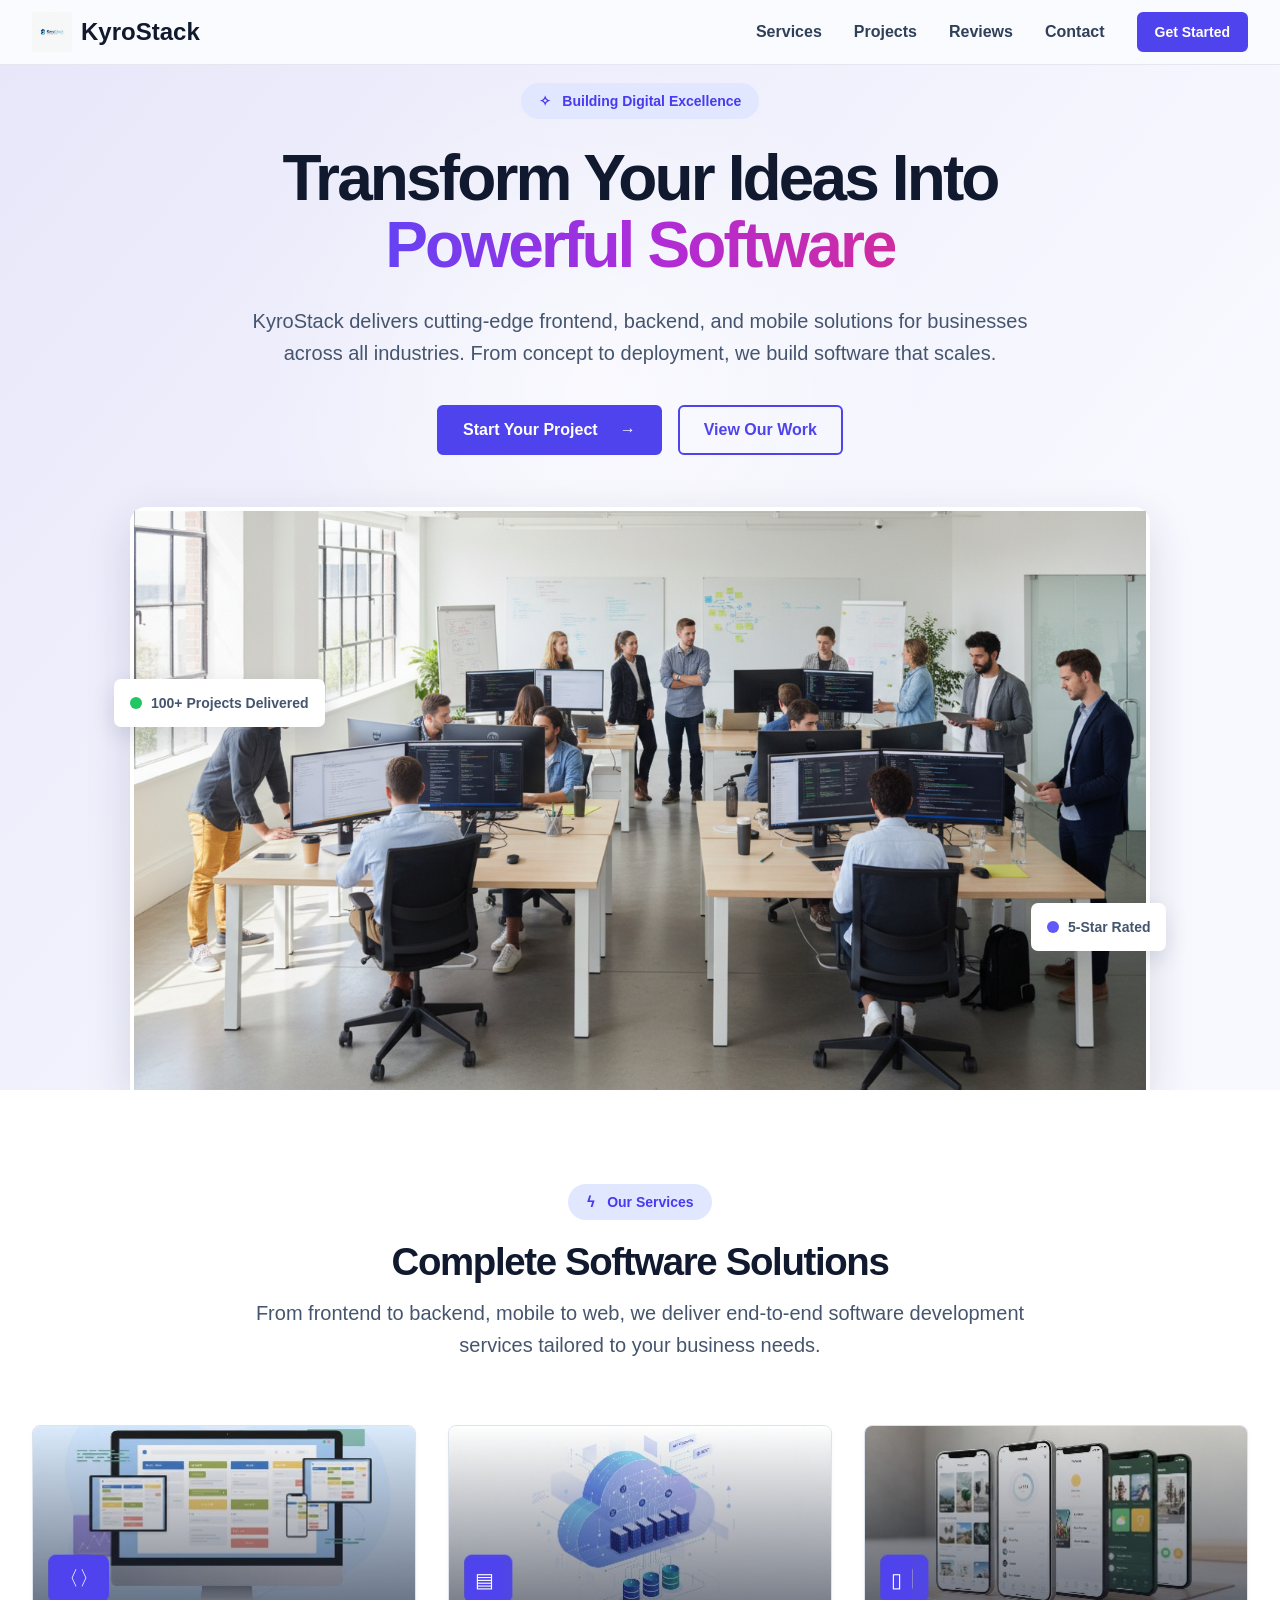
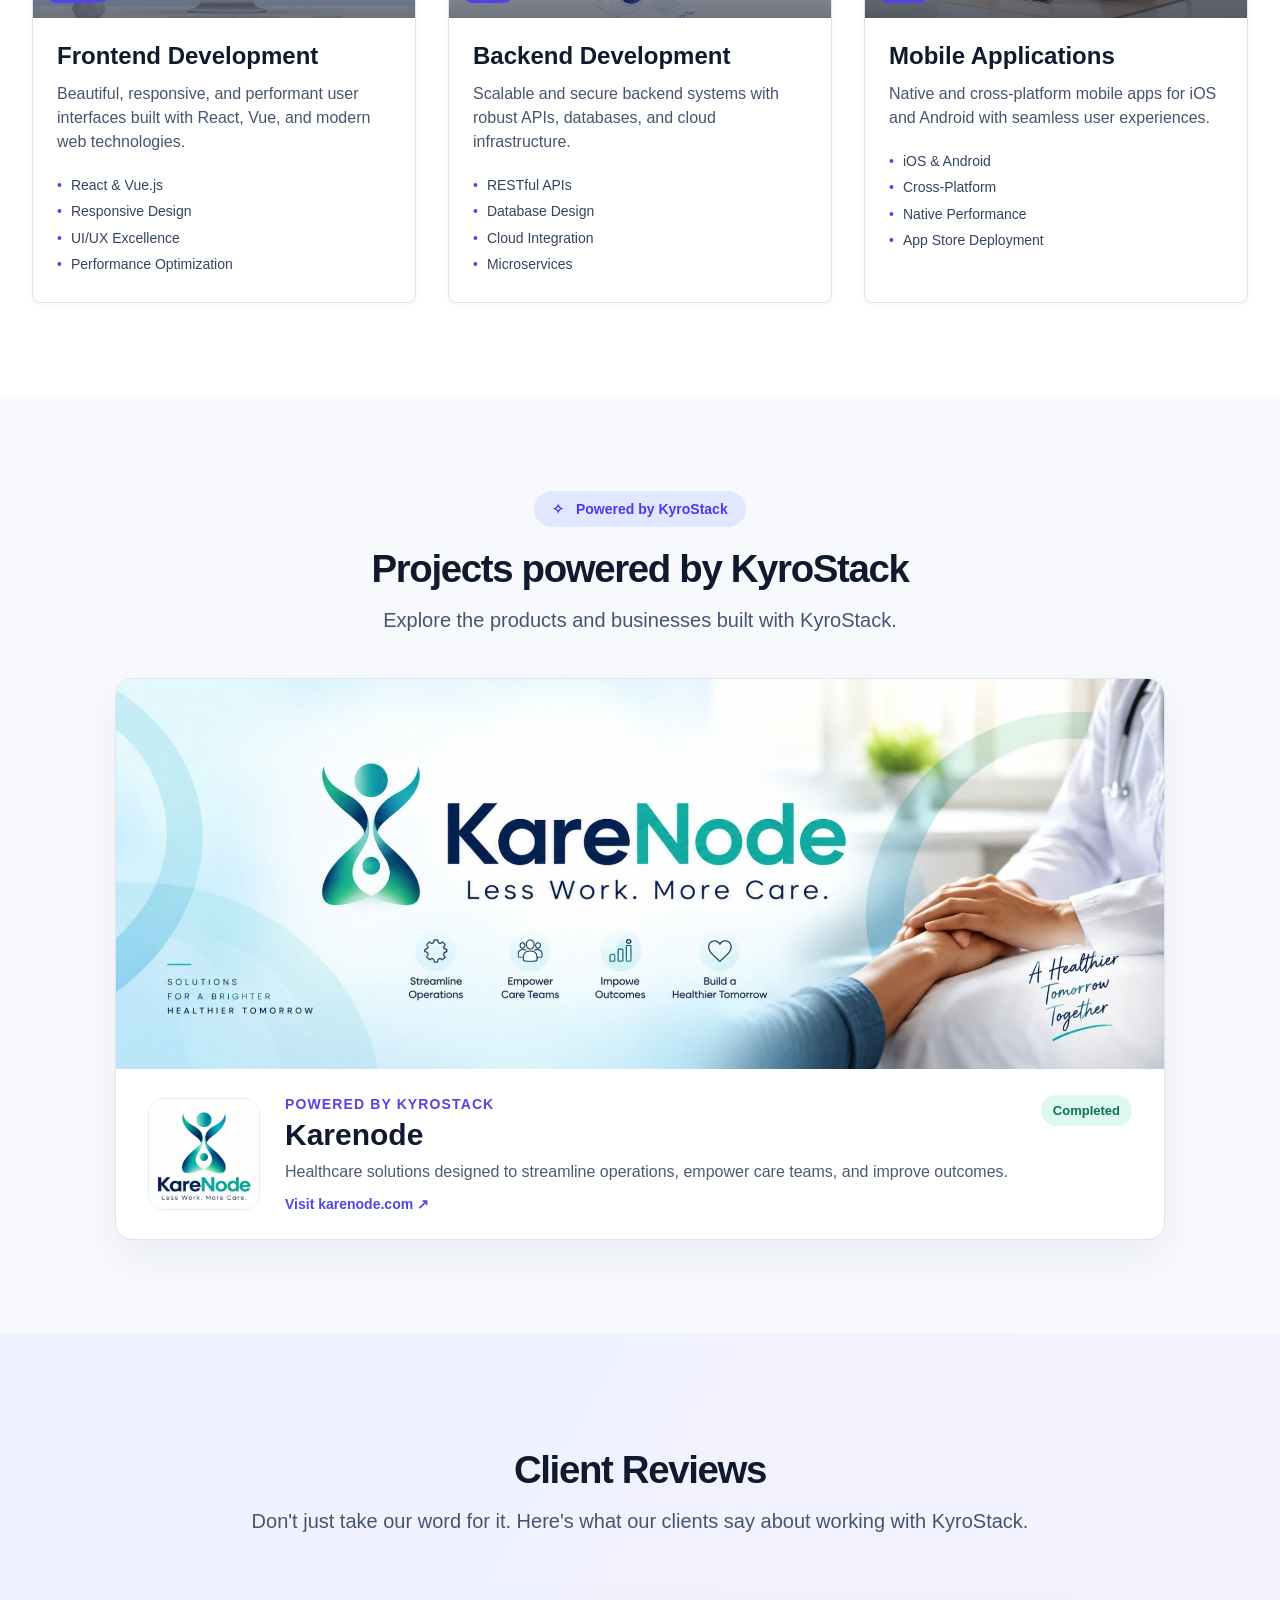
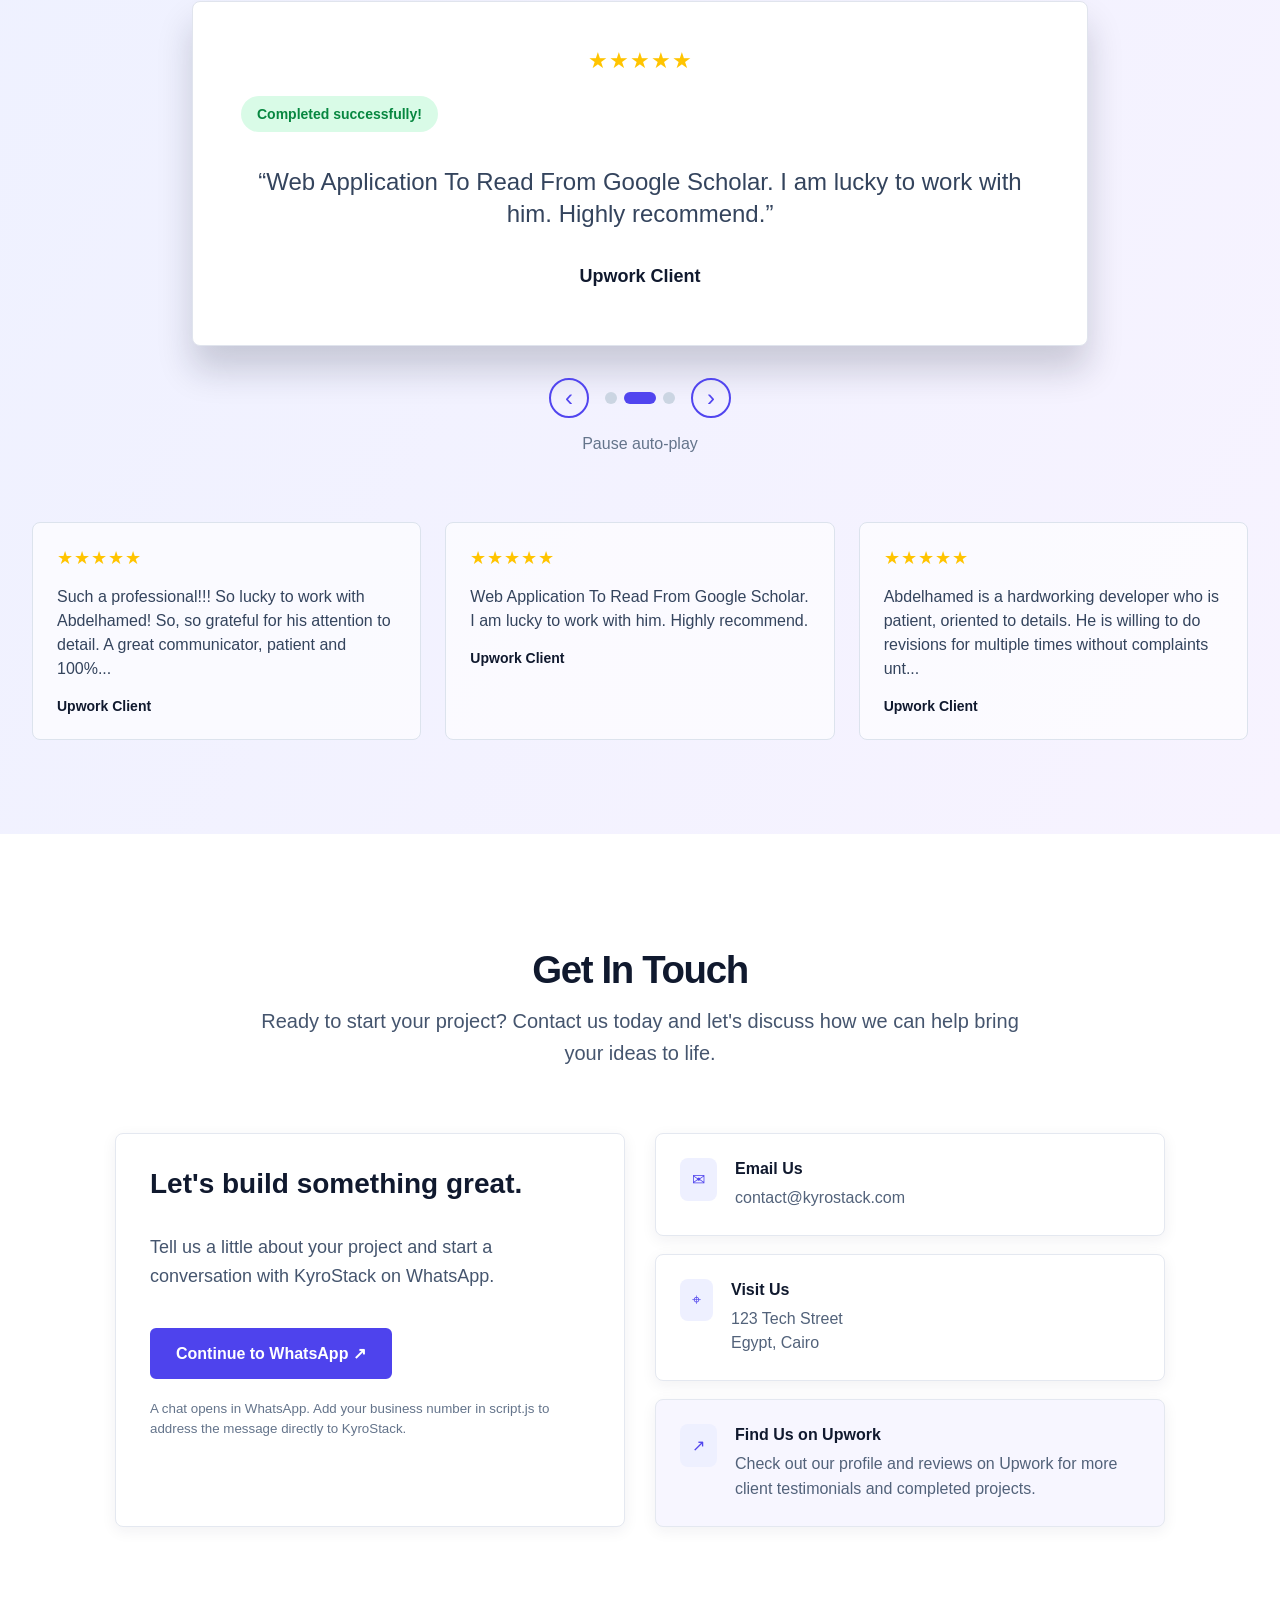
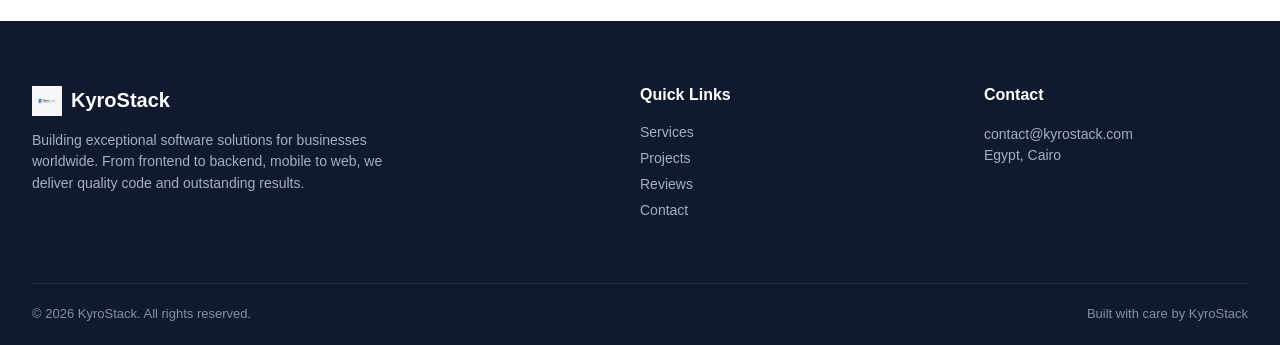
<file: index.html>
<!doctype html>
<html lang="en">
  <head>
    <meta charset="utf-8">
    <meta name="viewport" content="width=device-width,initial-scale=1">
    <meta name="description" content="KyroStack builds frontend, backend, and mobile software for growing businesses.">
    <title>KyroStack — Professional Software Solutions</title>
    <link rel="icon" href="assets/kyrostack-logo.png">
    <link rel="stylesheet" href="styles.css">
    <script src="script.js" defer></script>
  </head>
  <body>
    <header class="site-header">
      <div class="container nav-wrap">
        <a class="brand" href="#home" aria-label="KyroStack home"><img src="assets/kyrostack-logo.png" alt=""><strong>KyroStack</strong></a>
        <button class="menu-toggle" type="button" aria-label="Open menu" aria-expanded="false" aria-controls="navigation"><span></span><span></span><span></span></button>
        <nav id="navigation" aria-label="Main navigation">
          <a href="#services">Services</a>
          <a href="#projects">Projects</a>
          <a href="#reviews">Reviews</a>
          <a href="#contact">Contact</a>
          <a class="button nav-cta" href="#contact">Get Started</a>
        </nav>
      </div>
    </header>
    <main>
      <section id="home" class="hero">
        <div class="container hero-inner">
          <span class="eyebrow">✧ &nbsp; Building Digital Excellence</span>
          <h1>Transform Your Ideas Into<br><span>Powerful Software</span></h1>
          <p>KyroStack delivers cutting-edge frontend, backend, and mobile solutions for businesses across all industries. From concept to deployment, we build software that scales.</p>
          <div class="hero-actions">
            <a class="button" href="#contact">Start Your Project <span aria-hidden="true">→</span></a>
            <a class="button button-outline" href="#projects">View Our Work</a>
          </div>
          <div class="hero-photo">
            <img src="assets/portfolio-home-page-image.png" alt="Software team working together in an office">
            <span class="photo-badge left"><span class="badge-dot green" aria-hidden="true"></span>100+ Projects Delivered</span>
            <span class="photo-badge right"><span class="badge-dot purple" aria-hidden="true"></span>5-Star Rated</span>
          </div>
        </div>
      </section>
      <section id="services" class="section services">
        <div class="container">
          <div class="section-head">
            <span class="eyebrow">ϟ &nbsp; Our Services</span>
            <h2>Complete Software Solutions</h2>
            <p>From frontend to backend, mobile to web, we deliver end-to-end software development services tailored to your business needs.</p>
          </div>
          <div class="service-grid">
            <article class="service-card">
              <div class="service-image">
                <img src="assets/frontend.jpg" alt="Responsive web application interfaces">
                <span class="service-icon">〈〉</span>
              </div>
              <div class="service-copy">
                <h3>Frontend Development</h3>
                <p>Beautiful, responsive, and performant user interfaces built with React, Vue, and modern web technologies.</p>
                <ul>
                  <li>React &amp; Vue.js</li>
                  <li>Responsive Design</li>
                  <li>UI/UX Excellence</li>
                  <li>Performance Optimization</li>
                </ul>
              </div>
            </article>
            <article class="service-card">
              <div class="service-image">
                <img src="assets/backend.jpg" alt="Cloud backend and database systems">
                <span class="service-icon">▤</span>
              </div>
              <div class="service-copy">
                <h3>Backend Development</h3>
                <p>Scalable and secure backend systems with robust APIs, databases, and cloud infrastructure.</p>
                <ul>
                  <li>RESTful APIs</li>
                  <li>Database Design</li>
                  <li>Cloud Integration</li>
                  <li>Microservices</li>
                </ul>
              </div>
            </article>
            <article class="service-card">
              <div class="service-image">
                <img src="assets/mobile.jpg" alt="Mobile application screens">
                <span class="service-icon">▯</span>
              </div>
              <div class="service-copy">
                <h3>Mobile Applications</h3>
                <p>Native and cross-platform mobile apps for iOS and Android with seamless user experiences.</p>
                <ul>
                  <li>iOS &amp; Android</li>
                  <li>Cross-Platform</li>
                  <li>Native Performance</li>
                  <li>App Store Deployment</li>
                </ul>
              </div>
            </article>
          </div>
        </div>
      </section>
      <section id="projects" class="section projects">
        <div class="container">
          <div class="section-head">
            <span class="eyebrow">✧ &nbsp; Powered by KyroStack</span>
            <h2>Projects powered by KyroStack</h2>
            <p>Explore the products and businesses built with KyroStack.</p>
          </div>
          <article class="project-card karenode-card">
            <div class="project-cover">
              <img src="assets/karenode-cover.jpg" alt="Karenode cover: Less Work. More Care, with healthcare solutions imagery">
            </div>
            <div class="project-details">
              <img class="project-logo" src="assets/karenode.jpg" alt="Karenode logo">
              <div class="project-content">
                <span class="project-type">Powered by KyroStack</span>
                <h3>Karenode</h3>
                <p>Healthcare solutions designed to streamline operations, empower care teams, and improve outcomes.</p>
                <a class="project-domain" href="https://karenode.kyrostack.com" target="_blank" rel="noopener noreferrer">Visit karenode.com ↗</a>
              </div>
              <span class="project-status completed">Completed</span>
            </div>
          </article>
        </div>
      </section>
      <section id="reviews" class="section reviews">
        <div class="container">
          <div class="section-head">
            <h2>Client Reviews</h2>
            <p>Don't just take our word for it. Here's what our clients say about working with KyroStack.</p>
          </div>
          <div class="review-feature" aria-live="polite">
            <div class="stars">
              ★★★★★
            </div>
            <span class="success">Completed successfully!</span>
            <blockquote id="featured-quote"></blockquote>
            <strong>Upwork Client</strong>
          </div>
          <div class="review-controls">
            <button type="button" id="review-prev" aria-label="Previous review">‹</button>
            <div id="review-dots" class="review-dots" aria-label="Choose a review">
            </div>
            <button type="button" id="review-next" aria-label="Next review">›</button>
          </div>
          <button class="autoplay" id="review-autoplay" type="button">Pause auto-play</button>
          <div class="review-grid">
            <article>
              <span class="stars">★★★★★</span>
              <p>Such a professional!!! So lucky to work with Abdelhamed! So, so grateful for his attention to detail. A great communicator, patient and 100%...</p>
              <strong>Upwork Client</strong>
            </article>
            <article>
              <span class="stars">★★★★★</span>
              <p>Web Application To Read From Google Scholar. I am lucky to work with him. Highly recommend.</p>
              <strong>Upwork Client</strong>
            </article>
            <article>
              <span class="stars">★★★★★</span>
              <p>Abdelhamed is a hardworking developer who is patient, oriented to details. He is willing to do revisions for multiple times without complaints unt...</p>
              <strong>Upwork Client</strong>
            </article>
          </div>
        </div>
      </section>
      <section id="contact" class="section contact">
        <div class="container">
          <div class="section-head">
            <h2>Get In Touch</h2>
            <p>Ready to start your project? Contact us today and let's discuss how we can help bring your ideas to life.</p>
          </div>
          <div class="contact-grid">
            <div class="contact-panel">
              <h3>Let's build something great.</h3>
              <p>Tell us a little about your project and start a conversation with KyroStack on WhatsApp.</p>
              <a id="whatsapp-link" class="button" href="https://wa.me/?text=Hello%20KyroStack%2C%20I%27d%20like%20to%20discuss%20a%20project." target="_blank" rel="noopener noreferrer">Continue to WhatsApp ↗</a><small id="contact-note">A chat opens in WhatsApp. Add your business number in script.js to address the message directly to KyroStack.</small>
            </div>
            <div class="contact-aside">
              <div class="info-card">
                <span>✉</span>
                <div>
                  <strong>Email Us</strong>
                  <p>contact@kyrostack.com</p>
                </div>
              </div>
              <div class="info-card">
                <span>⌖</span>
                <div>
                  <strong>Visit Us</strong>
                  <p>123 Tech Street<br>Egypt, Cairo</p>
                </div>
              </div>
              <div class="info-card upwork">
                <span>↗</span>
                <div>
                  <strong>Find Us on Upwork</strong>
                  <p>Check out our profile and reviews on Upwork for more client testimonials and completed projects.</p>
                </div>
              </div>
            </div>
          </div>
        </div>
      </section>
    </main>
    <footer class="footer">
      <div class="container footer-grid">
        <div>
          <a class="footer-brand" href="#home"><img src="assets/kyrostack-logo.png" alt="">KyroStack</a>
          <p>Building exceptional software solutions for businesses worldwide. From frontend to backend, mobile to web, we deliver quality code and outstanding results.</p>
        </div>
        <div>
          <h3>Quick Links</h3>
          <a href="#services">Services</a>
          <a href="#projects">Projects</a>
          <a href="#reviews">Reviews</a>
          <a href="#contact">Contact</a>
        </div>
        <div>
          <h3>Contact</h3>
          <p>contact@kyrostack.com<br>Egypt, Cairo</p>
        </div>
      </div>
      <div class="container footer-bottom">
        <span>© <span id="year"></span> KyroStack. All rights reserved.</span>
        <span>Built with care by KyroStack</span>
      </div>
    </footer>
  </body>
</html>
</file>
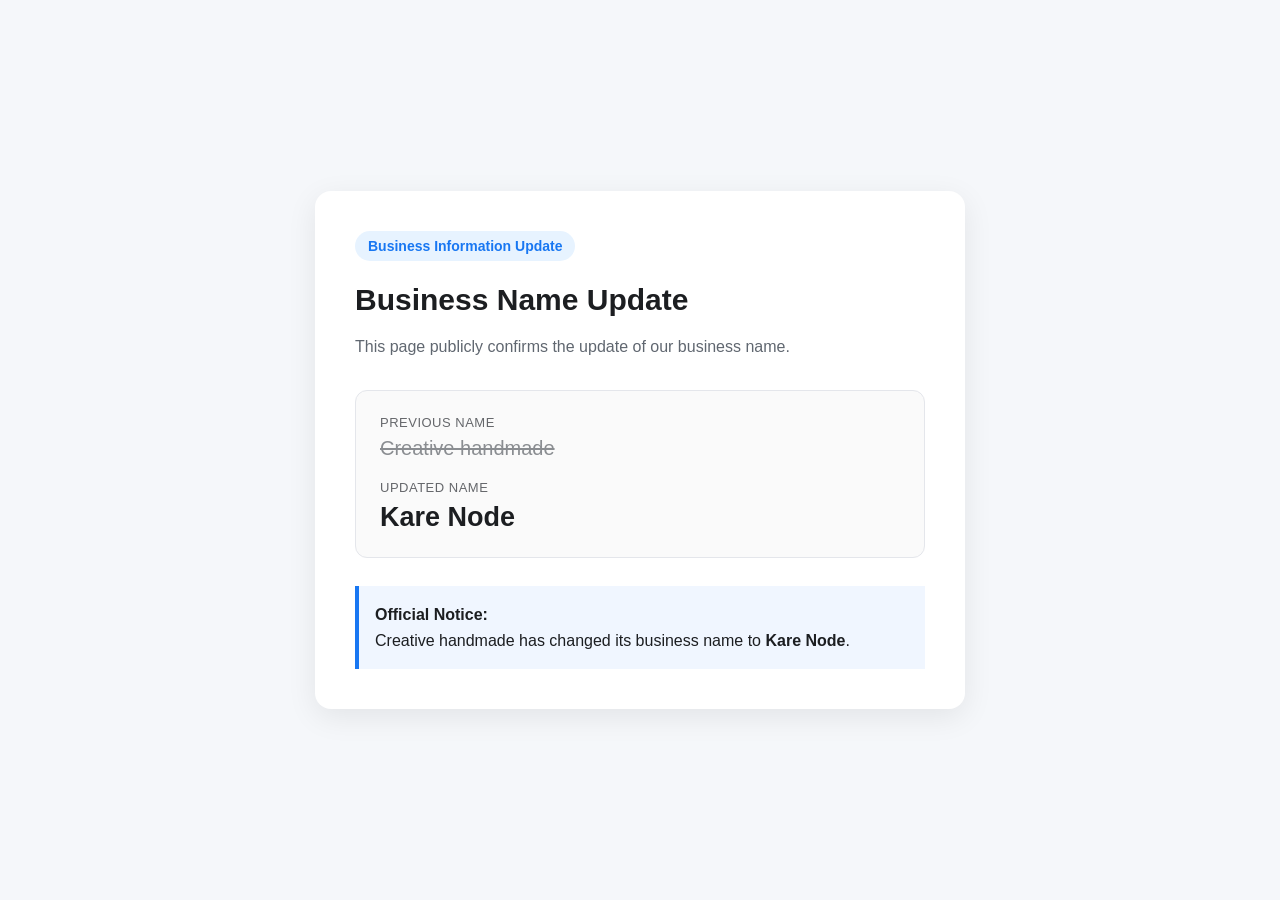
<file: kare-node.html>
<!DOCTYPE html>
<html lang="en">
<head>
    <meta charset="UTF-8">
    <meta name="viewport" content="width=device-width, initial-scale=1.0">

    <title>Kare Node - Business Name Update</title>

    <style>
        * {
            box-sizing: border-box;
            margin: 0;
            padding: 0;
        }

        body {
            min-height: 100vh;
            display: flex;
            align-items: center;
            justify-content: center;
            padding: 24px;
            background: #f5f7fa;
            font-family: Arial, Helvetica, sans-serif;
            color: #1c1e21;
        }

        .card {
            width: 100%;
            max-width: 650px;
            background: #ffffff;
            border-radius: 16px;
            padding: 40px;
            box-shadow: 0 8px 30px rgba(0, 0, 0, 0.08);
        }

        .badge {
            display: inline-block;
            padding: 7px 13px;
            margin-bottom: 22px;
            border-radius: 20px;
            background: #e7f3ff;
            color: #1877f2;
            font-size: 14px;
            font-weight: 600;
        }

        h1 {
            font-size: 30px;
            margin-bottom: 16px;
        }

        .description {
            color: #606770;
            line-height: 1.7;
            margin-bottom: 30px;
        }

        .change-box {
            padding: 24px;
            border: 1px solid #e4e6eb;
            border-radius: 12px;
            background: #fafafa;
        }

        .label {
            color: #65676b;
            font-size: 13px;
            text-transform: uppercase;
            letter-spacing: 0.5px;
            margin-bottom: 7px;
        }

        .old-name {
            font-size: 20px;
            color: #8a8d91;
            text-decoration: line-through;
            margin-bottom: 20px;
        }

        .new-name {
            font-size: 27px;
            font-weight: 700;
            color: #1c1e21;
        }

        .notice {
            margin-top: 28px;
            padding: 16px;
            border-left: 4px solid #1877f2;
            background: #f0f6ff;
            line-height: 1.6;
        }
    </style>
</head>

<body>

<div class="card">

    <div class="badge">Business Information Update</div>

    <h1>Business Name Update</h1>

    <p class="description">
        This page publicly confirms the update of our business name.
    </p>

    <div class="change-box">

        <div class="label">Previous Name</div>
        <div class="old-name">Creative handmade</div>

        <div class="label">Updated Name</div>
        <div class="new-name">Kare Node</div>

    </div>

    <div class="notice">
        <strong>Official Notice:</strong><br>
        Creative handmade has changed its business name to
        <strong>Kare Node</strong>.
    </div>

</div>

</body>
</html>
</file>
<file: styles.css>
:root{font-family:Arial,Helvetica,sans-serif;color:#10192e;background:#fff;scroll-behavior:smooth}*{box-sizing:border-box}body{margin:0}button,a{font:inherit}a{text-decoration:none;color:inherit}button{cursor:pointer}.container{width:min(1216px,calc(100% - 40px));margin:auto}.site-header{position:sticky;top:0;z-index:20;background:rgba(250,251,255,.97);border-bottom:1px solid #e2e7f0;backdrop-filter:blur(12px)}.nav-wrap{height:64px;display:flex;align-items:center;justify-content:space-between}.brand,.footer-brand{display:flex;align-items:center;gap:9px;font-size:24px;font-weight:800}.brand img{width:40px;height:40px;object-fit:cover;object-position:18% 50%;background:#f6f8fc}.site-header nav{display:flex;align-items:center;gap:32px;color:#304058;font-weight:600}.site-header nav>a:not(.button):hover,.footer a:hover{color:#5043ed}.button{display:inline-flex;justify-content:center;align-items:center;gap:22px;background:#4e43ed;color:#fff;padding:14px 24px;border:2px solid #4e43ed;border-radius:6px;font-weight:700;transition:transform .2s,background .2s}.button:hover{background:#392ccf;transform:translateY(-2px)}.nav-cta{font-size:14px;padding:10px 16px}.menu-toggle{display:none}.hero{background:radial-gradient(circle at 47% 32%,#fff9 0,transparent 35%),linear-gradient(130deg,#e8e7fa,#f8f9ff 70%);overflow:hidden}.hero-inner{text-align:center;padding-top:18px}.eyebrow{display:inline-block;color:#473af0;background:#e1e7ff;border-radius:99px;padding:10px 18px;font-size:14px;font-weight:700}.hero h1{font-size:clamp(44px,5vw,70px);line-height:1.05;letter-spacing:-.045em;margin:26px auto}.hero h1 span{background:linear-gradient(90deg,#6542f4,#ad2cdb,#d02b9f);-webkit-background-clip:text;background-clip:text;color:transparent}.hero p,.section-head p{color:#45556e;font-size:20px;line-height:1.6}.hero p{max-width:780px;margin:0 auto}.hero-actions{display:flex;justify-content:center;gap:16px;margin:36px 0 52px}.button-outline{background:transparent;color:#4e43ed}.button-outline:hover{color:#fff}.hero-photo{position:relative;max-width:1020px;margin:auto;border:4px solid white;border-bottom:0;border-radius:16px 16px 0 0;box-shadow:0 15px 45px #20265027}.hero-photo img{width:100%;height:425px;display:block;object-fit:cover;object-position:top}.photo-badge{position:absolute;background:white;border-radius:7px;padding:16px;font-size:14px;font-weight:700;color:#45556e;box-shadow:0 8px 22px #1b234421}.photo-badge.left{left:-20px;top:34%}.photo-badge.left::first-letter{color:#1cc665}.photo-badge.right{right:-20px;bottom:15px}.section{padding:94px 0}.section-head{text-align:center;max-width:780px;margin:0 auto 64px}.section-head h2{font-size:clamp(34px,3vw,48px);letter-spacing:-.035em;line-height:1.12;margin:20px 0 14px}.section-head p{margin:0}.service-grid{display:grid;grid-template-columns:repeat(3,1fr);gap:32px}.service-card{border:1px solid #dce3ed;border-radius:8px;overflow:hidden;box-shadow:0 2px 5px #18213e08}.service-image{height:192px;position:relative;background:#d9e1f3}.service-image img{width:100%;height:100%;object-fit:cover}.service-icon{position:absolute;bottom:16px;left:16px;background:#4e43ed;color:#fff;border-radius:8px;padding:10px;font-size:20px}.service-copy{padding:24px}.service-copy h3{font-size:24px;margin:0 0 12px}.service-copy p{font-size:16px;line-height:1.5;color:#45556e;margin:0 0 18px}.service-copy ul{padding:0;margin:0;list-style:none;line-height:1.9;color:#33445f;font-size:14px}.service-copy li::before{content:'•';color:#5145f2;margin-right:9px}.projects{background:#f7f9fd}.projects .section-head{margin-bottom:42px}.project-card{max-width:950px;margin:auto;display:flex;align-items:center;gap:32px;padding:38px;background:white;border:1px solid #e0e5f0;border-radius:18px;box-shadow:0 18px 40px #1922470e}.project-mark{width:138px;height:138px;flex:none;display:grid;place-items:center;background:linear-gradient(135deg,#11203d,#4436db);color:white;border-radius:24px;font-weight:800;font-size:60px}.project-mark span{color:#4ad4ef}.project-content{flex:1}.project-type{color:#5145e9;font-size:14px;font-weight:700;text-transform:uppercase;letter-spacing:.08em}.project-content h3{font-size:30px;margin:9px 0}.project-content p{color:#4c5b71;line-height:1.55;margin:0 0 12px}.project-domain{font-size:14px;color:#5145e9;font-weight:700}.project-status{align-self:flex-start;white-space:nowrap;color:#4c42e1;background:#eae9ff;border-radius:99px;padding:8px 12px;font-size:13px;font-weight:700}.reviews{background:linear-gradient(120deg,#eef1ff,#f7f3ff)}.review-feature{max-width:896px;margin:auto;background:white;border:1px solid #e0e4ed;border-radius:8px;min-height:345px;padding:46px 48px;text-align:center;box-shadow:0 24px 35px #151a3130}.stars{color:#ffc400;font-size:22px;letter-spacing:1px}.success{display:block;width:max-content;margin:22px 0 34px;background:#d9fbe7;color:#078740;border-radius:99px;padding:10px 16px;font-size:14px;font-weight:700}.review-feature blockquote{font-size:24px;line-height:1.35;color:#34445d;margin:0 0 35px}.review-feature strong{font-size:18px}.review-controls{display:flex;justify-content:center;align-items:center;gap:16px;margin:32px 0 16px}.review-controls>button{width:40px;height:40px;border:2px solid #5145ef;border-radius:50%;background:transparent;color:#5145ef;font-size:24px}.review-dots{display:flex;gap:7px;align-items:center}.review-dots button{width:12px;height:12px;border:0;border-radius:20px;background:#cbd5e2;padding:0}.review-dots button[aria-current=true]{width:32px;background:#5145ef}.autoplay{display:block;margin:0 auto 68px;background:none;border:0;color:#64748b}.review-grid{display:grid;grid-template-columns:repeat(3,1fr);gap:24px}.review-grid article{background:#ffffffa8;border:1px solid #dce3ed;border-radius:8px;padding:24px}.review-grid .stars{font-size:18px}.review-grid p{color:#34445d;line-height:1.5}.review-grid strong{font-size:14px}.contact-grid{max-width:1050px;margin:auto;display:grid;grid-template-columns:1fr 1fr;gap:30px}.contact-panel,.info-card{background:white;border:1px solid #e4e8f0;border-radius:8px;box-shadow:0 4px 15px #19224710}.contact-panel{padding:34px;display:flex;flex-direction:column;align-items:flex-start}.contact-panel h3{font-size:28px;margin:0 0 15px}.contact-panel p{font-size:18px;line-height:1.6;color:#45556e}.contact-panel .button{margin:20px 0}.contact-panel small{color:#64748b;line-height:1.5}.contact-aside{display:grid;gap:18px}.info-card{display:flex;gap:18px;padding:24px}.info-card>span{color:#5145ed;background:#eef0ff;border-radius:8px;padding:12px;height:max-content}.info-card strong{display:block;margin:2px 0 8px}.info-card p{margin:0;color:#52627a;line-height:1.55}.upwork{background:#f7f6ff}.footer{background:#10192e;color:#fff;padding:65px 0 24px}.footer-grid{display:grid;grid-template-columns:2fr 1fr 1fr;gap:80px}.footer-brand{font-size:20px}.footer-brand img{width:30px;height:30px;object-fit:cover;object-position:left}.footer p{color:#a5afc2;max-width:390px;line-height:1.55;font-size:14px}.footer h3{font-size:16px;margin:0 0 20px}.footer-grid a:not(.footer-brand){display:block;color:#a5afc2;margin-bottom:10px;font-size:14px}.footer-bottom{border-top:1px solid #26324a;margin-top:55px;padding-top:22px;display:flex;justify-content:space-between;color:#8190a9;font-size:13px}section{scroll-margin-top:64px}@media(max-width:800px){.menu-toggle{display:grid;gap:5px;border:0;background:transparent;padding:10px}.menu-toggle span{width:24px;height:2px;background:#10192e}.site-header nav{display:none;position:absolute;top:64px;left:0;right:0;background:white;padding:24px;box-shadow:0 12px 20px #17213a19;flex-direction:column;align-items:stretch;gap:20px}.site-header nav.open{display:flex}.hero h1 br{display:none}.service-grid,.review-grid{grid-template-columns:1fr 1fr}.contact-grid{grid-template-columns:1fr}.project-card{flex-wrap:wrap}.project-status{margin-left:170px}.footer-grid{gap:25px}}@media(max-width:600px){.container{width:min(100% - 32px,1216px)}.brand{font-size:20px}.hero-inner{padding-top:36px}.hero h1{font-size:42px}.hero p,.section-head p{font-size:17px}.hero-actions{flex-direction:column;align-items:stretch;margin-bottom:38px}.hero-photo img{height:260px}.photo-badge{font-size:11px;padding:9px}.photo-badge.left{left:5px}.photo-badge.right{right:5px}.section{padding:68px 0}.section-head{margin-bottom:36px}.service-grid,.review-grid{grid-template-columns:1fr;gap:20px}.service-image{height:210px}.project-card{padding:25px;gap:20px}.project-mark{width:86px;height:86px;font-size:38px}.project-status{margin-left:0}.review-feature{min-height:310px;padding:30px 22px}.review-feature blockquote{font-size:20px}.success{margin-bottom:25px}.footer-grid{grid-template-columns:1fr 1fr}.footer-grid>div:first-child{grid-column:1/-1}.footer-bottom{gap:15px;flex-direction:column}}

/* Preserve the supplied full image and its embedded badges. */
.hero-photo{max-width:1059px;border:0;border-radius:0;box-shadow:none}.hero-photo img{height:auto;object-fit:contain}.photo-badge{display:none}
@media(max-width:600px){.hero-photo img{height:auto}}

/* Full original hero image with independently floating labels. */
.hero-photo{max-width:1020px;border:4px solid #fff;border-bottom:0;border-radius:16px 16px 0 0;box-shadow:0 15px 45px #20265027}
.hero-photo img{width:100%;height:auto;aspect-ratio:1344/768;object-fit:contain;display:block}
.photo-badge{display:flex;align-items:center;gap:9px;z-index:1;white-space:nowrap;will-change:transform}
.photo-badge.left{left:-20px;top:29%;animation:float-left 5.5s ease-in-out infinite}
.photo-badge.right{right:-20px;bottom:24%;animation:float-right 6.2s ease-in-out infinite}
.badge-dot{width:12px;height:12px;border-radius:50%;flex:none}.badge-dot.green{background:#21c665}.badge-dot.purple{background:#6257f7}
@keyframes float-left{0%,100%{transform:translateY(0)}50%{transform:translateY(-16px)}}
@keyframes float-right{0%,100%{transform:translateY(-14px)}50%{transform:translateY(4px)}}
@media(max-width:600px){.hero-photo img{height:auto}.photo-badge{font-size:10px;padding:8px;gap:5px}.photo-badge.left{left:-4px;top:24%}.photo-badge.right{right:-4px;bottom:15%}.badge-dot{width:8px;height:8px}}
@media(prefers-reduced-motion:reduce){.photo-badge{animation:none}}

/* Karenode project showcase */
.karenode-card{display:block;max-width:1050px;padding:0;overflow:hidden}
.project-cover{width:100%;background:#eaf8f9}.project-cover img{display:block;width:100%;height:auto;aspect-ratio:2048/762;object-fit:cover}
.project-details{display:flex;align-items:center;gap:25px;padding:26px 32px}
.project-logo{width:112px;height:112px;flex:none;object-fit:contain;border:1px solid #e6edf0;border-radius:15px;background:white}
.project-details .project-content h3{margin:5px 0 8px}
.project-details .project-content p{margin-bottom:10px}
.project-domain:hover{text-decoration:underline}
.project-status.completed{background:#def8ee;color:#087554}
@media(max-width:600px){.project-details{display:grid;grid-template-columns:72px 1fr;gap:14px;padding:20px}.project-logo{width:72px;height:72px}.project-details .project-content{grid-column:2}.project-details .project-content h3{font-size:25px}.project-details .project-status{grid-column:1/-1;justify-self:start}}
</file>
